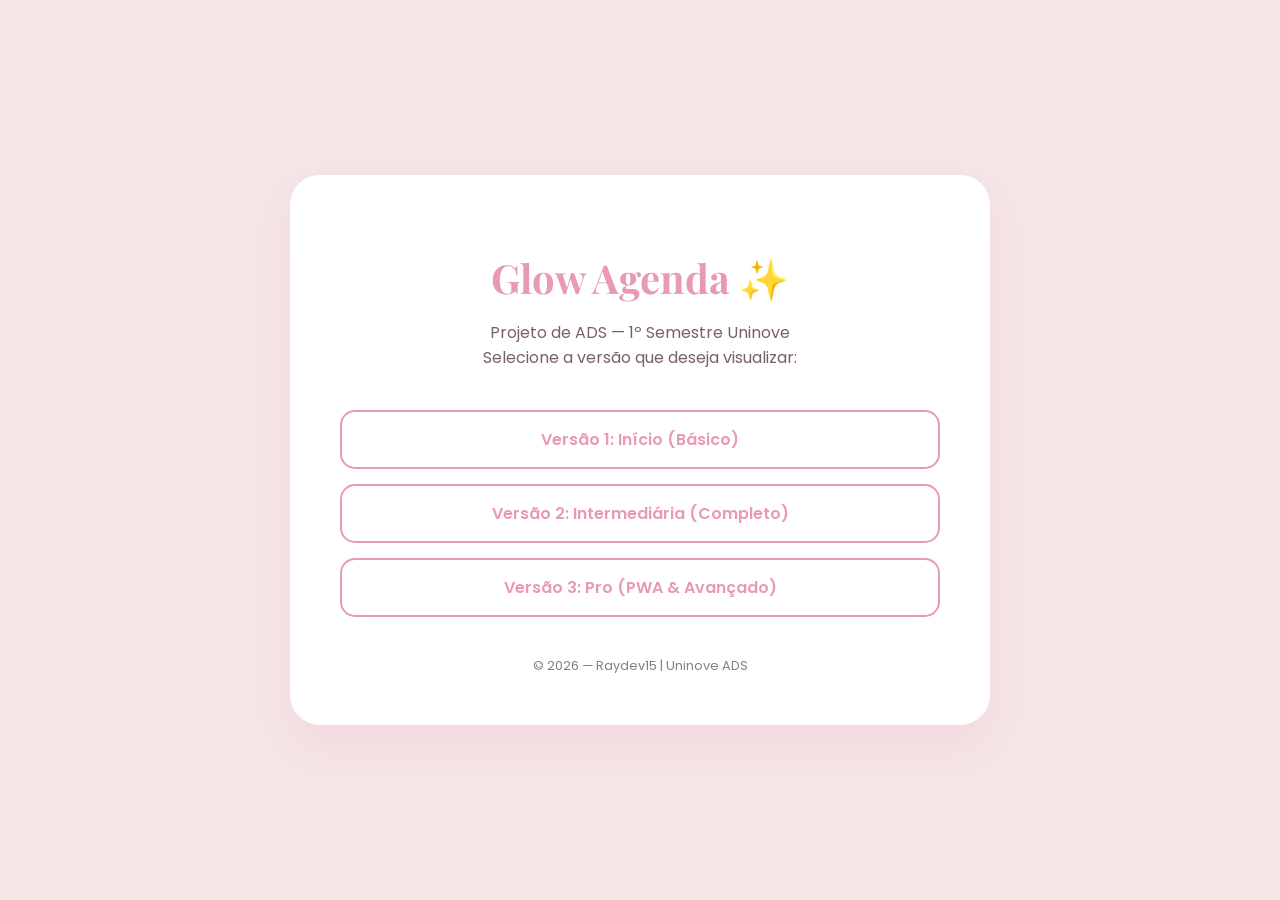
<file: index.html>
<!DOCTYPE html>
<html lang="pt-BR">
<head>
    <meta charset="UTF-8">
    <meta name="viewport" content="width=device-width, initial-scale=1.0">
    <title>Glow Agenda — Portal Uninove</title>
    <link href="https://fonts.googleapis.com/css2?family=Playfair+Display:wght@700&family=Poppins:wght@400;600&display=swap" rel="stylesheet">
    <style>
        :root { --rosa: #E89AB0; --nude: #F5E6E8; --texto: #3d2830; }
        body { font-family: 'Poppins', sans-serif; background: var(--nude); color: var(--texto); display: flex; align-items: center; justify-content: center; min-height: 100vh; margin: 0; text-align: center; }
        .container { background: #fff; padding: 50px; border-radius: 30px; box-shadow: 0 20px 50px rgba(232,154,176,0.2); max-width: 600px; width: 90%; }
        h1 { font-family: 'Playfair Display', serif; font-size: 2.5rem; color: var(--rosa); margin-bottom: 10px; }
        p { margin-bottom: 40px; color: #7a6068; }
        .links { display: flex; flex-direction: column; gap: 15px; }
        .btn { padding: 15px; border-radius: 15px; text-decoration: none; font-weight: 600; transition: 0.3s; border: 2px solid var(--rosa); color: var(--rosa); }
        .btn:hover { background: var(--rosa); color: #fff; transform: translateY(-3px); }
        .footer { margin-top: 40px; font-size: 0.8rem; opacity: 0.6; }
    </style>
</head>
<body>
    <div class="container">
        <h1>Glow Agenda ✨</h1>
        <p>Projeto de ADS — 1º Semestre Uninove<br>Selecione a versão que deseja visualizar:</p>
        <div class="links">
            <a href="v1-inicio/index.html" class="btn">Versão 1: Início (Básico)</a>
            <a href="v2-intermediaria/index.html" class="btn">Versão 2: Intermediária (Completo)</a>
            <a href="v3-pro/index.html" class="btn">Versão 3: Pro (PWA & Avançado)</a>
        </div>
        <div class="footer">© 2026 — Raydev15 | Uninove ADS</div>
    </div>
</body>
</html>
</file>
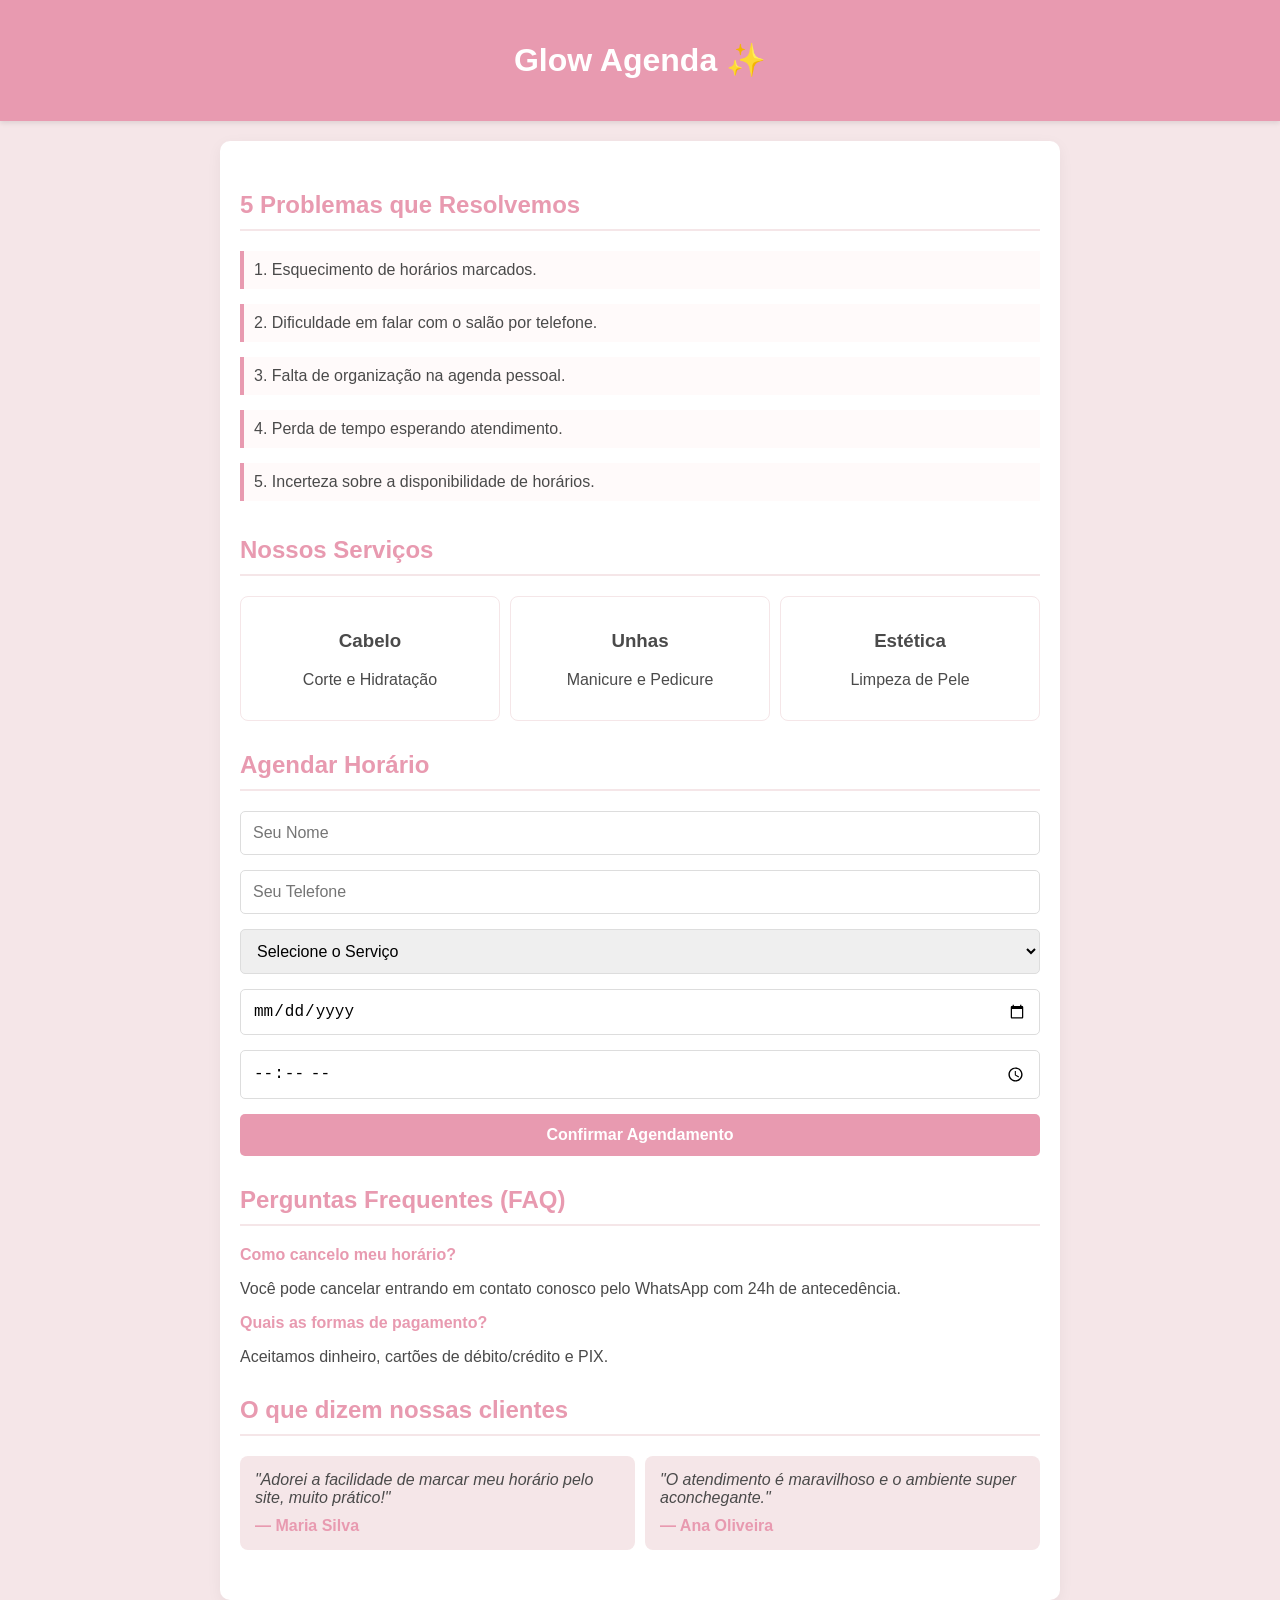
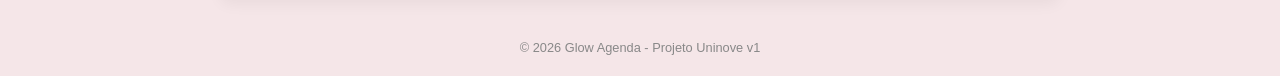
<file: v1-inicio/index.html>
<!DOCTYPE html>
<html lang="pt-BR">
<head>
    <meta charset="UTF-8">
    <meta name="viewport" content="width=device-width, initial-scale=1.0">
    <title>Glow Agenda v1 — Início</title>
    <style>
        :root { --rosa: #E89AB0; --nude: #F5E6E8; --dourado: #D4AF37; --texto: #4A4A4A; }
        body { font-family: 'Segoe UI', Tahoma, Geneva, Verdana, sans-serif; background-color: var(--nude); color: var(--texto); margin: 0; padding: 0; }
        header { background-color: var(--rosa); color: white; padding: 20px; text-align: center; box-shadow: 0 2px 5px rgba(0,0,0,0.1); }
        .container { max-width: 800px; margin: 20px auto; padding: 20px; background: white; border-radius: 10px; box-shadow: 0 4px 15px rgba(0,0,0,0.05); }
        h2 { color: var(--rosa); border-bottom: 2px solid var(--nude); padding-bottom: 10px; margin-top: 30px; }
        .servicos, .problemas, .feedback { display: flex; gap: 10px; flex-wrap: wrap; margin-bottom: 30px; }
        .card { flex: 1; min-width: 200px; padding: 15px; border: 1px solid var(--nude); border-radius: 8px; text-align: center; }
        .problema-item { width: 100%; text-align: left; padding: 10px; border-left: 4px solid var(--rosa); background: #fffafa; margin-bottom: 5px; }
        .faq-item { margin-bottom: 15px; }
        .faq-item strong { display: block; color: var(--rosa); margin-bottom: 5px; }
        .feedback-card { flex: 1; min-width: 250px; padding: 15px; background: var(--nude); border-radius: 8px; font-style: italic; }
        .feedback-card span { display: block; margin-top: 10px; font-weight: bold; font-style: normal; color: var(--rosa); }
        form { display: flex; flex-direction: column; gap: 15px; }
        input, select, button { padding: 12px; border: 1px solid #ddd; border-radius: 5px; font-size: 1rem; }
        button { background-color: var(--rosa); color: white; border: none; cursor: pointer; font-weight: bold; transition: 0.3s; }
        button:hover { background-color: #d4859b; }
        footer { text-align: center; padding: 20px; font-size: 0.8rem; color: #888; }
    </style>
</head>
<body>
    <header><h1>Glow Agenda ✨</h1></header>
    <div class="container">
        <h2>5 Problemas que Resolvemos</h2>
        <div class="problemas">
            <div class="problema-item">1. Esquecimento de horários marcados.</div>
            <div class="problema-item">2. Dificuldade em falar com o salão por telefone.</div>
            <div class="problema-item">3. Falta de organização na agenda pessoal.</div>
            <div class="problema-item">4. Perda de tempo esperando atendimento.</div>
            <div class="problema-item">5. Incerteza sobre a disponibilidade de horários.</div>
        </div>

        <h2>Nossos Serviços</h2>
        <div class="servicos">
            <div class="card"><h3>Cabelo</h3><p>Corte e Hidratação</p></div>
            <div class="card"><h3>Unhas</h3><p>Manicure e Pedicure</p></div>
            <div class="card"><h3>Estética</h3><p>Limpeza de Pele</p></div>
        </div>

        <h2>Agendar Horário</h2>
        <form id="formAgendar">
            <input type="text" placeholder="Seu Nome" required>
            <input type="tel" placeholder="Seu Telefone" required>
            <select required>
                <option value="">Selecione o Serviço</option>
                <option>Cabelo</option>
                <option>Unhas</option>
                <option>Estética</option>
            </select>
            <input type="date" required>
            <input type="time" required>
            <button type="submit">Confirmar Agendamento</button>
        </form>

        <h2>Perguntas Frequentes (FAQ)</h2>
        <div class="faq">
            <div class="faq-item">
                <strong>Como cancelo meu horário?</strong>
                <p>Você pode cancelar entrando em contato conosco pelo WhatsApp com 24h de antecedência.</p>
            </div>
            <div class="faq-item">
                <strong>Quais as formas de pagamento?</strong>
                <p>Aceitamos dinheiro, cartões de débito/crédito e PIX.</p>
            </div>
        </div>

        <h2>O que dizem nossas clientes</h2>
        <div class="feedback">
            <div class="feedback-card">
                "Adorei a facilidade de marcar meu horário pelo site, muito prático!"
                <span>— Maria Silva</span>
            </div>
            <div class="feedback-card">
                "O atendimento é maravilhoso e o ambiente super aconchegante."
                <span>— Ana Oliveira</span>
            </div>
        </div>
    </div>
    <footer>&copy; 2026 Glow Agenda - Projeto Uninove v1</footer>
    <script>
        document.getElementById('formAgendar').onsubmit = (e) => {
            e.preventDefault();
            alert('Agendamento realizado com sucesso! (Versão v1 - Início)');
        };
    </script>
</body>
</html>
</file>
